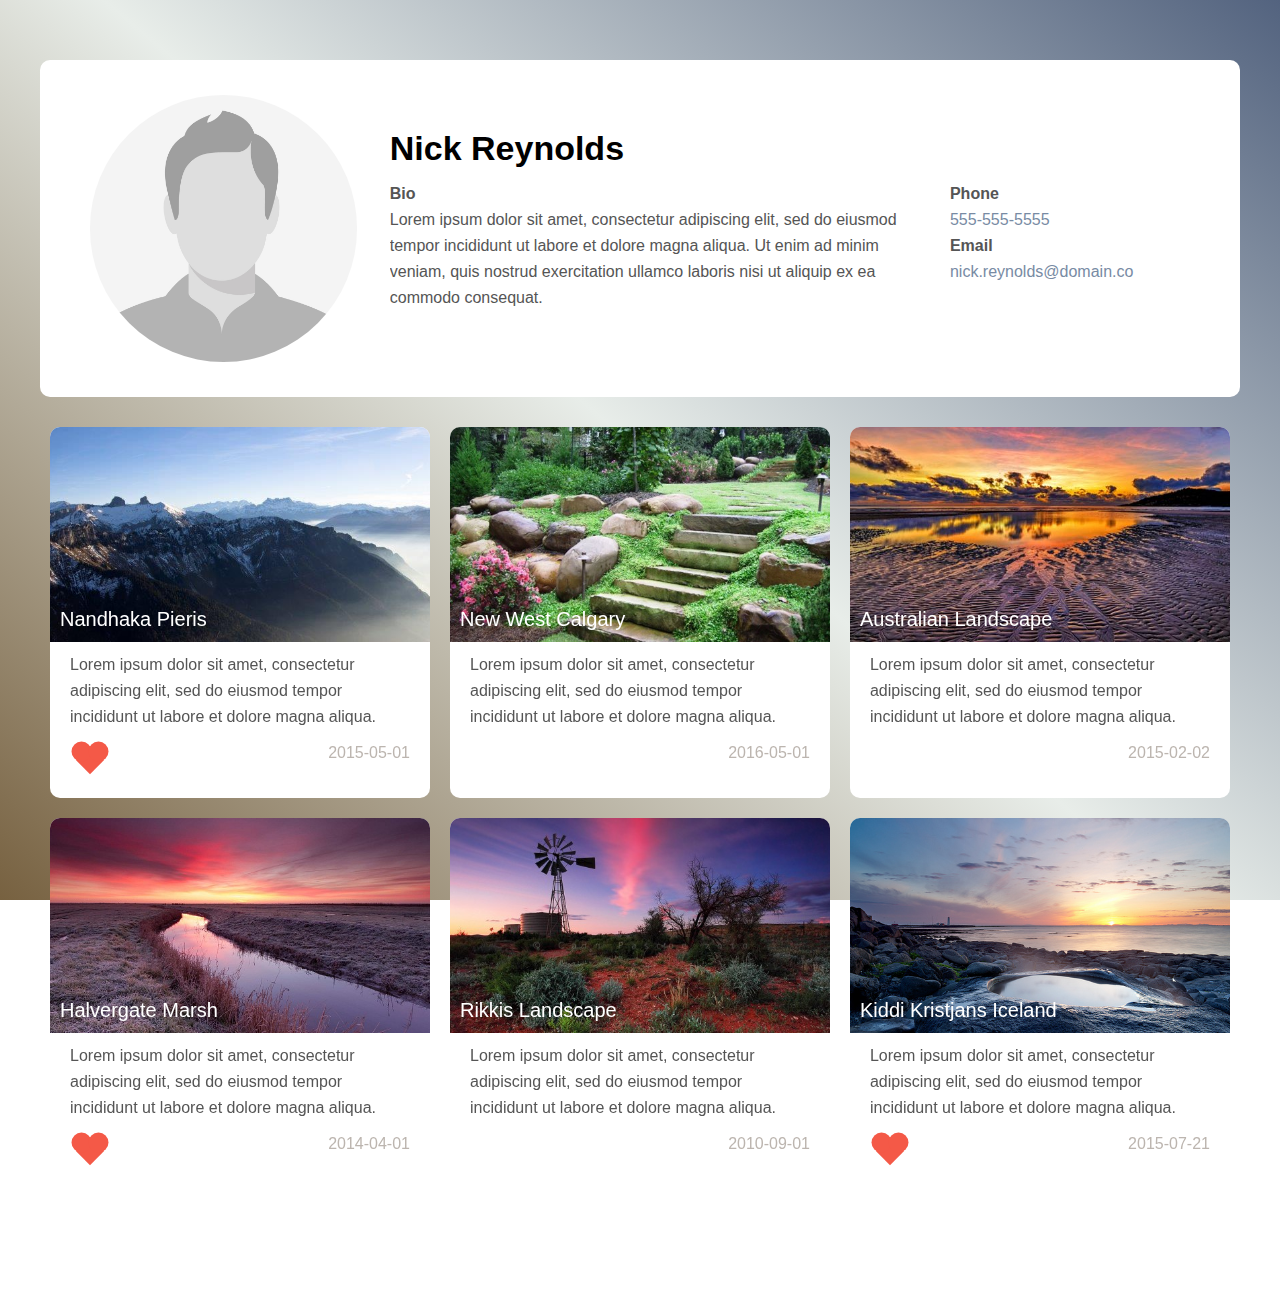
<file: index.html>
<!DOCTYPE html>
<html lang="en">
<head>
    <meta charset="UTF-8">
    <meta name="viewport" content="width=device-width, initial-scale=1.0">
    <meta http-equiv="X-UA-Compatible" content="ie=edge">
    <title>Creative Guild Skills Test - Justin</title>
    <link rel="stylesheet" type="text/css" href="css/styles.css">
</head>
<body>
    <div class="background"></div>
    <div class="site">
        <div id="profileInfo"></div>
        <div id="album"></div>
    </div>
<script>
    function loadProfile(){
        var xhr = new XMLHttpRequest();
        xhr.open('GET', 'landscapes.json', true);
        
        xhr.onload = function(){
            if(this.status == 200){
                var profile = JSON.parse(this.responseText);

                var profileOutput = '';
                var albumOutput = '';

                profileOutput += '<div class="proimg"><img src="'+profile.profile_picture+'" alt="'+profile.name+'"></div>'+
                '<div class="procontent"><h1>'+profile.name+'</h1><div class="proinfo"><b>Bio</b> '+profile.bio+'</div>'+
                '<div class="procontact"><b>Phone</b> <a href="tel:'+profile.phone+'">'+profile.phone+'</a><b>Email</b> <a href="mailto:'+profile.email+'">'+profile.email+'</a></div></div>';

                document.getElementById('profileInfo').innerHTML = profileOutput;
                
                for(var i in profile.album){//profile.album[i]
                        albumOutput += '<div class="photoBox">' +
                        '<div class="title" style="background-image: url('+profile.album[i].img+')"><span>'+profile.album[i].title+'</span></div>' +
                        '<div class="photoinfo">'+profile.album[i].description+'</div>' +
                        '<span class="date">'+profile.album[i].date+'</span>';
                        if(profile.album[i].featured == true){
                            albumOutput +='<div class="featured"><span></span></div>';
                        }
                        albumOutput +='</div>';
                  }

                  document.getElementById('album').innerHTML = albumOutput;

            }
        }
    xhr.send();
    }
    loadProfile();
</script>
</body>
</html>
</file>
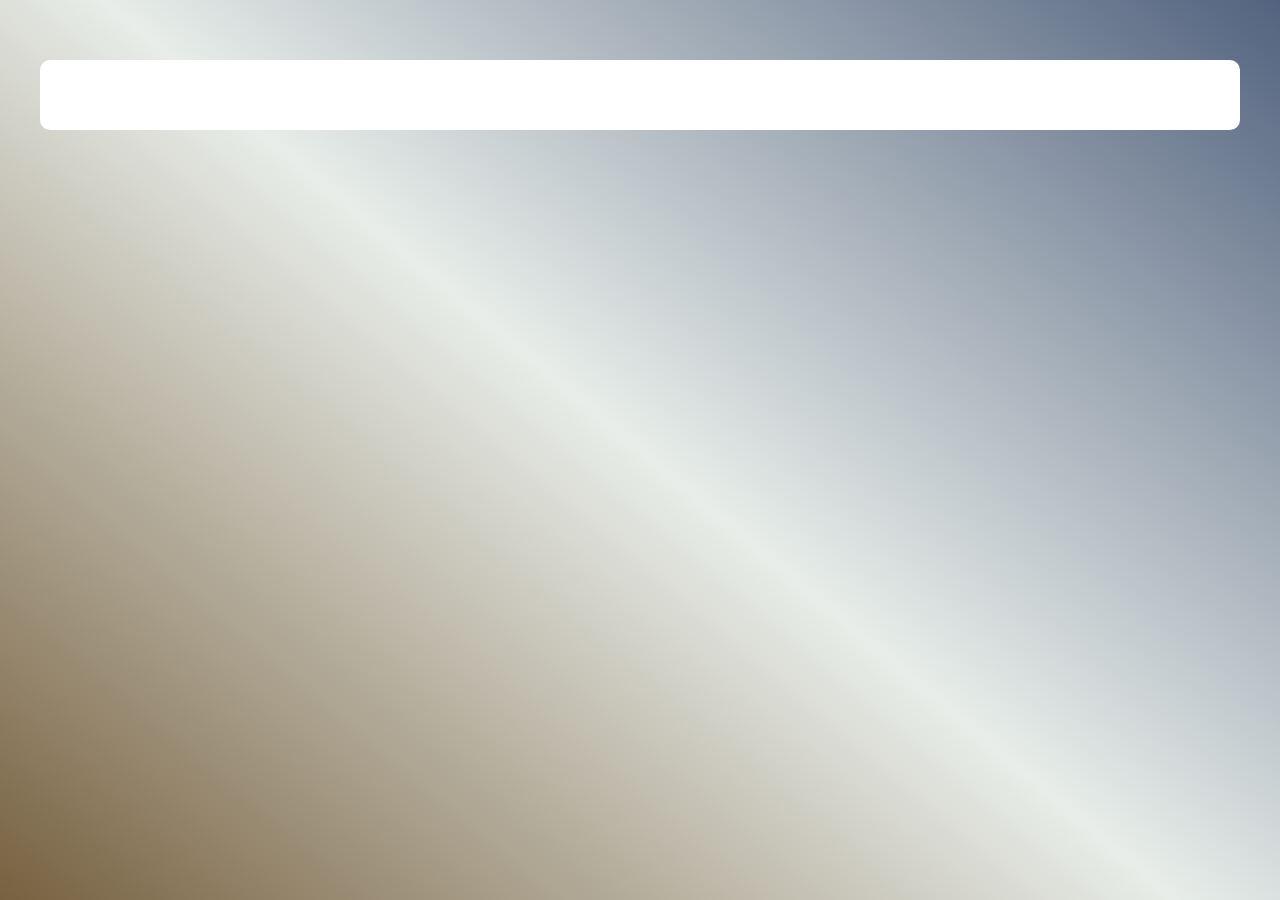
<file: index2.html>
<!DOCTYPE html>
<html lang="en">
<head>
    <meta charset="UTF-8">
    <meta name="viewport" content="width=device-width, initial-scale=1.0">
    <meta http-equiv="X-UA-Compatible" content="ie=edge">
    <title>Creative Guild Skills Test - Justin</title>
    <link rel="stylesheet" type="text/css" href="css/styles.css">
</head>
<body>
    <div class="background"></div>
    <div class="site">
        <div id="profileInfo"></div>
        <div id="album"></div>
    </div>
<script>
    function loadProfile(){
        var xhr = new XMLHttpRequest();
        xhr.open('GET', 'http://localhost:8888/CG-SkillsTest/api/profile/read-single.php?id=1', true);
        
        xhr.onload = function(){
            if(this.status == 200){
                var profile = JSON.parse(this.responseText);

                var profileOutput = '';
                var albumOutput = '';

                profileOutput += '<div class="proimg"><img src="'+profile.profile_picture+'" alt="'+profile.name+'"></div>'+
                '<div class="procontent"><h1>'+profile.name+'</h1><div class="proinfo"><b>Bio</b> '+profile.bio+'</div>'+
                '<div class="procontact"><b>Phone</b> <a href="tel:'+profile.phone+'">'+profile.phone+'</a><b>Email</b> <a href="mailto:'+profile.email+'">'+profile.email+'</a></div></div>';

                document.getElementById('profileInfo').innerHTML = profileOutput;
                
                for(var i in profile.album){//profile.album[i]
                        albumOutput += '<div class="photoBox">' +
                        '<div class="title" style="background-image: url('+profile.album[i].img+')"><span>'+profile.album[i].title+'</span></div>' +
                        '<div class="photoinfo">'+profile.album[i].description+'</div>' +
                        '<span class="date">'+profile.album[i].date+'</span>';
                        if(profile.album[i].featured == true){
                            albumOutput +='<div class="featured"><span></span></div>';
                        }
                        albumOutput +='</div>';
                  }

                  document.getElementById('album').innerHTML = albumOutput;

            }
        }
    xhr.send();
    }
    loadProfile();
</script>
</body>
</html>
</file>
<file: css/styles.css>
@import url("reset.css");

body {
	font-family: Helvetica, Arial, sans-serif;
	font-size: 16px;
	line-height: 26px;
	font-weight: 200;
    margin: 0;
    padding: 0;
}
h1{
    font-size: 34px;
    font-weight: 600;
}
b{
    font-weight: bold;
}
a {
    color: #788ba4;
    text-decoration: none;
}
a:hover {
    text-decoration: underline;
}
div.background {
    position: fixed;
    height: 100vh;
    width: 100vw;
    background: rgb(119,97,64);
    background: linear-gradient(40deg, rgba(119,97,64,1) 0%, rgba(232,237,233,1) 50%, rgba(83,99,127,1) 100%);
    background-size: cover;
    background-position: center center;
    background-repeat: no-repeat;
    z-index: 0;
}
div.site {
	position: relative;
	width: calc(100% - 80px);
	overflow: hidden;
	max-width: 1200px;
	margin: auto;
    padding: 60px 40px 100px;
    z-index: 1;
}
#profileInfo {
    position: relative;
    display: flex;
    background: #fff;
    border-radius: 10px;
    padding: 35px 50px;
    margin-bottom: 20px;
}
#profileInfo .proimg {
    flex: 1;
    display: block;
    overflow: hidden;
    margin-right: 3%;
}
#profileInfo .proimg img {
    display: block;
    width: 100%;
    border-radius: 50%;
}
#profileInfo .procontent {
    flex: 3;
    overflow: auto;
    padding-top: 40px;
}
#profileInfo .procontent h1 {
    display: block;
    width: 100%;
    margin-bottom: 20px;
}
#profileInfo .procontent .proinfo b , #profileInfo .procontent .procontact b {
    display: block;
}
#profileInfo .procontent .proinfo {
    color: #555;
    width: 68%;
    float: left;
}
#profileInfo .procontent .procontact {
    color: #555;
    float: right;
    width: 30%;
}

#album {
    position: relative;
    display: flex;
    flex-wrap: wrap;
}
#album .photoBox {
    width: calc(33.3333% - 20px);
    margin: 10px;
    overflow: hidden;
    background: #fff;
    border-radius: 10px;
    padding-bottom: 20px;
}
#album .photoBox .title {
    position: relative;
    height: 195px;
    background-position: center center;
    background-size: cover;
    font-size: 20px;
    color: #fff;
    padding: 10px;
}
#album .photoBox .title span {
    position: absolute;
    display: block;
    bottom: 10px;
    font-weight: 400;
}
#album .photoBox .photoinfo {
    padding: 10px 20px;
    color: #555;
    font-weight: 200;
}
#album .photoBox .date {
    float: right;
    margin-right: 20px;
    color: #bcb5af;
    font-weight: 200;
}
#album .photoBox .featured {
    position: relative;
    padding-left: 20px;
    padding-top: 10px;
}
#album .photoBox .featured span {
  background-color: #f45947;
  display: inline-block;
  height: 20px;
  margin: 0 10px;
  position: relative;
  top: 0;
  transform: rotate(-45deg);
  width: 20px;
}

#album .photoBox .featured span::before,
#album .photoBox .featured span::after {
  content: "";
  background-color: #f45947;
  border-radius: 50%;
  height: 20px;
  position: absolute;
  width: 20px;
}

#album .photoBox .featured span::before {
  top: -12px;
  left: 0;
}

#album .photoBox .featured span::after {
  left: 12px;
  top: 0;
}

@media screen and (max-width: 1024px) {
    #profileInfo .procontent .proinfo , #profileInfo .procontent .procontact{
        width: 100%;
        float: none;
    }
    #profileInfo .procontent .procontact {
        margin-top: 20px;
    }
}
@media screen and (max-width: 834px) {
    #album .photoBox {
        width: calc(50% - 20px);
    }
}
@media screen and (max-width: 650px) {
    div.site {
        width: calc(100% - 20px);
        padding: 30px 10px 50px;
    }
    #profileInfo {
        padding: 20px;
    }
    #album .photoBox {
        width: calc(100% - 20px);
    }
}
</file>
